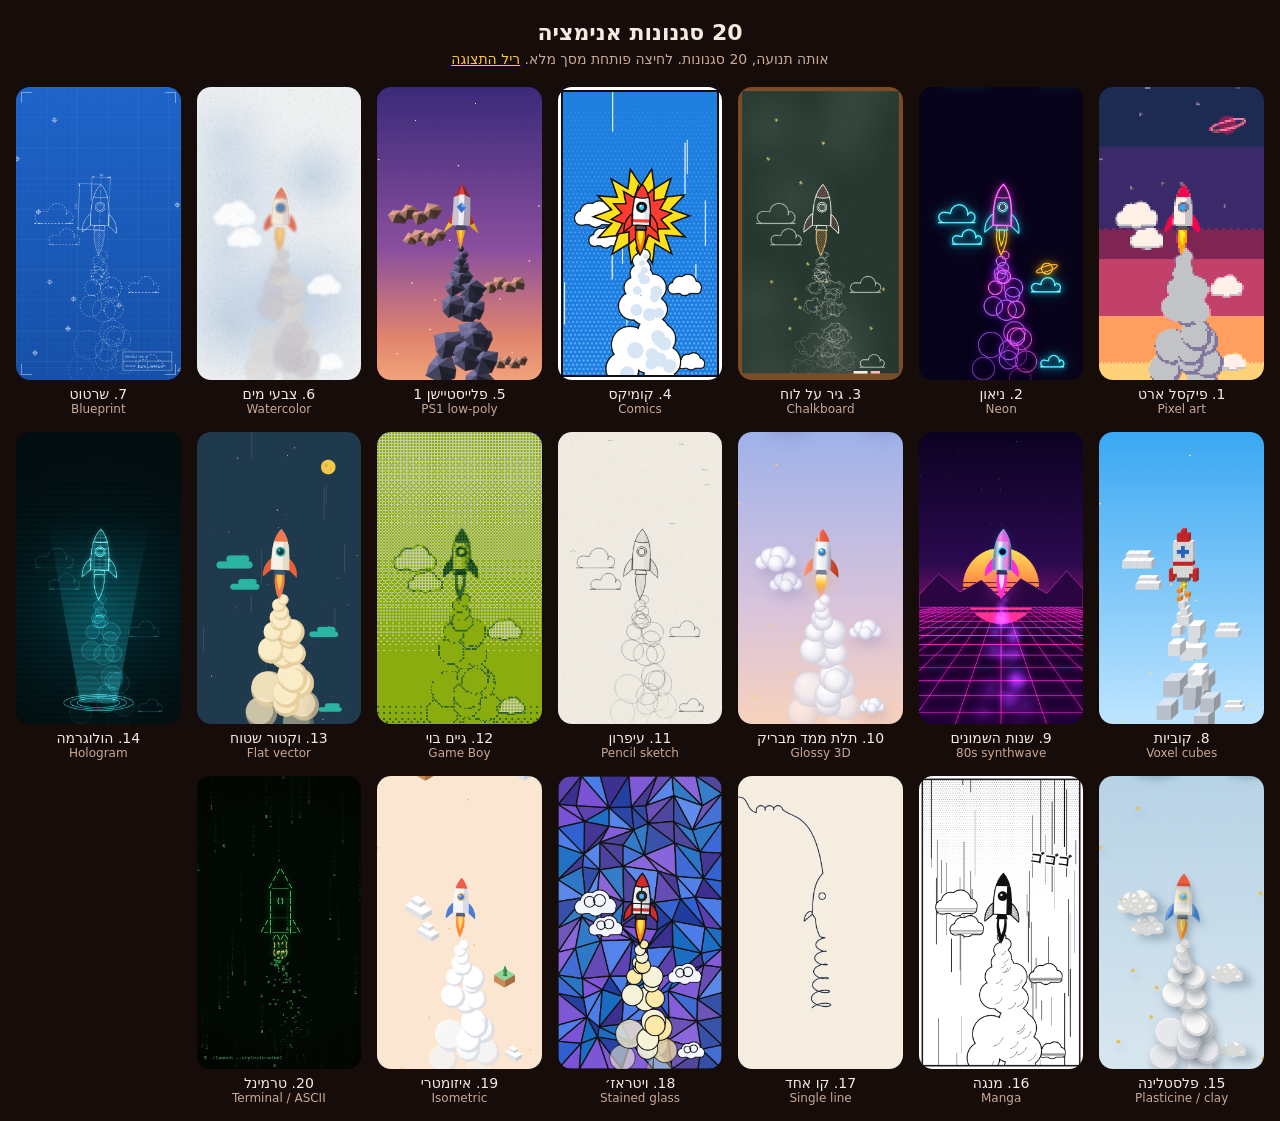
<file: .claude/skills/animation-styles/styles.html>
<!doctype html>
<html lang="he" dir="rtl">
<head>
<meta charset="utf-8">
<meta name="viewport" content="width=device-width,initial-scale=1">
<title>20 Animation Styles</title>
<style>
  :root{--bg:#160c09;--fg:#f6ebe1;--muted:#c9a995;--accent:#ffc83d}
  *{box-sizing:border-box}
  body{margin:0;background:var(--bg);color:var(--fg);font-family:system-ui,"Segoe UI","DejaVu Sans",sans-serif}
  header{padding:20px 16px 4px;text-align:center}
  header h1{margin:0;font-size:22px}
  header p{margin:6px 0 0;color:var(--muted);font-size:14px}
  header a{color:var(--accent)}
  .grid{display:grid;grid-template-columns:repeat(auto-fill,minmax(160px,1fr));gap:16px;padding:16px;max-width:1400px;margin:0 auto}
  figure{margin:0}
  figure a{display:block;text-decoration:none;color:inherit}
  .grid canvas{width:100%;aspect-ratio:9/16;display:block;border-radius:14px;background:#000}
  figcaption{text-align:center;margin-top:6px;font-size:14px}
  figcaption small{display:block;color:var(--muted);font-size:12px}
  body.single{display:grid;place-items:center;min-height:100vh}
  body.single canvas{height:100vh;width:auto;max-width:100vw;aspect-ratio:9/16;display:block}
  body.render{margin:0;overflow:hidden}
  body.render canvas{display:block}
</style>
</head>
<body>
<script>
/* =====================================================================
   20 animation styles, one shared motion.
   - scene(t) holds the motion: where the rocket, smoke, clouds, stars are at time t.
   - Each style is a "skin": STYLE.draw(ctx, scene) paints that motion in its look.
   - Everything is a pure function of t (no Math.random, no frame deltas), so any
     frame can be rendered on demand and the loop is seamless (LOOP seconds).
   URL: styles.html            gallery of all 20
        styles.html?style=7    one style, full screen (number 1-20 or id, e.g. ?style=neon)
        styles.html?reel=1     the 20-style showcase reel (24 s)
        &render=1&w=1080       for render.cjs: fixed canvas size, no animation loop,
                               window.renderAt(t) draws one frame
   ===================================================================== */
const W = 540, H = 960, LOOP = 6, TAU = Math.PI * 2;
const rnd = (i, k = 0) => { const x = Math.sin(i * 127.1 + k * 311.7 + 1.3) * 43758.5453; return x - Math.floor(x); };
const clamp = (v, a, b) => Math.max(a, Math.min(b, v));

/* ---------- shared motion ---------- */
function scene(t) {
  t = ((t % LOOP) + LOOP) % LOOP;
  const w = TAU / LOOP, s = { t, w, fi: Math.floor(t * 12) };
  s.rx = W / 2 + Math.sin(w * t * 2) * 7;
  s.ry = H * 0.44 + Math.sin(w * t * 3) * 10;
  s.tilt = Math.sin(w * t * 2 + 0.6) * 0.035;
  s.flame = 1 + 0.16 * Math.sin(w * t * 72) + 0.09 * Math.sin(w * t * 43 + 1);
  const N = 24, P = 2, cyc = LOOP / P;
  s.puffs = [];
  for (let k = 0; k < N; k++) {
    const u = t / P + k / N, ph = u % 1, sd = k + (Math.floor(u) % cyc) * N;
    s.puffs.push({
      ph, sd,
      x: s.rx + (rnd(sd, 1) - 0.5) * 190 * ph + (rnd(sd, 2) - 0.5) * 16,
      y: s.ry + 112 + ph * (H - s.ry - 40) * (0.75 + 0.35 * rnd(sd, 3)),
      r: 9 + (38 + 22 * rnd(sd, 4)) * Math.sqrt(ph),
      a: ph < 0.06 ? ph / 0.06 : 1 - Math.pow((ph - 0.06) / 0.94, 2.5),
    });
  }
  s.puffs.sort((a, b) => b.ph - a.ph);
  const span = H + 300;
  s.clouds = [];
  for (let i = 0; i < 6; i++) {
    const y = ((rnd(i, 5) * span + t * span / LOOP) % span) - 150;
    const x = (i % 2 ? 0.8 : 0.2) * W + (rnd(i, 6) - 0.5) * W * 0.22;
    s.clouds.push({ x, y, sc: 0.6 + rnd(i, 7) * 0.5, i });
  }
  s.stars = [];
  for (let i = 0; i < 55; i++) s.stars.push({ i, x: rnd(i, 8) * W, y: (rnd(i, 9) * H + t * H / LOOP) % H, r: 0.6 + rnd(i, 10) * 1.6, tw: 0.5 + 0.5 * Math.sin(w * t * (2 + i % 4) + i) });
  const ls = H + 400;
  s.lines = [];
  for (let i = 0; i < 14; i++) s.lines.push({ x: rnd(i, 11) * W, y: ((rnd(i, 12) * ls + t * 2 * ls / LOOP) % ls) - 200, len: 70 + rnd(i, 13) * 170 });
  return s;
}

/* ---------- shared drawing helpers ---------- */
function rocketGeo(fl = 1) {
  const L = 70 * fl, g = { L };
  g.body = new Path2D('M0,-95 C26,-66 31,-30 30,40 L-30,40 C-31,-30 -26,-66 0,-95 Z');
  g.finL = new Path2D('M-29,2 C-46,14 -58,36 -56,64 L-29,40 Z');
  g.finR = new Path2D('M29,2 C46,14 58,36 56,64 L29,40 Z');
  g.nozzle = new Path2D('M-15,40 L15,40 L19,55 L-19,55 Z');
  g.flame = new Path2D(`M-15,55 Q-22,${55 + L * 0.45} 0,${55 + L} Q22,${55 + L * 0.45} 15,55 Z`);
  g.flameIn = new Path2D(`M-8,55 Q-11,${55 + L * 0.3} 0,${55 + L * 0.62} Q11,${55 + L * 0.3} 8,55 Z`);
  g.noseLine = new Path2D('M-23,-53 Q0,-47 23,-53');
  g.bandLine = new Path2D('M-30,20 L30,20 M-30,30 L30,30');
  g.win1 = new Path2D(); g.win1.arc(0, -20, 16, 0, TAU);
  g.win2 = new Path2D(); g.win2.arc(0, -20, 11, 0, TAU);
  g.all = [g.finL, g.finR, g.nozzle, g.body, g.noseLine, g.win1, g.win2];
  return g;
}
function atRocket(ctx, s, sc, fn) { ctx.save(); ctx.translate(s.rx, s.ry); ctx.rotate(s.tilt); ctx.scale(sc, sc); fn(rocketGeo(s.flame)); ctx.restore(); }
function paintRocket(ctx, s, c, sc = 1) {
  atRocket(ctx, s, sc, g => {
    if (c.flame) { ctx.fillStyle = c.flame; ctx.fill(g.flame); ctx.fillStyle = c.flameIn; ctx.fill(g.flameIn); }
    ctx.fillStyle = c.fin; ctx.fill(g.finL); ctx.fill(g.finR);
    ctx.fillStyle = c.nozzle; ctx.fill(g.nozzle);
    ctx.fillStyle = c.body; ctx.fill(g.body);
    ctx.save(); ctx.clip(g.body);
    if (c.shade) { ctx.fillStyle = c.shade; ctx.fillRect(9, -100, 40, 150); }
    ctx.fillStyle = c.nose; ctx.fillRect(-40, -100, 80, 47);
    if (c.band) { ctx.fillStyle = c.band; ctx.fillRect(-40, 20, 80, 10); }
    ctx.restore();
    ctx.fillStyle = c.ring; ctx.fill(g.win1);
    ctx.fillStyle = c.win; ctx.fill(g.win2);
    if (c.glint) { ctx.fillStyle = c.glint; ctx.beginPath(); ctx.arc(-4, -24, 3.5, 0, TAU); ctx.fill(); }
    if (c.outline) {
      ctx.lineWidth = c.lw || 3; ctx.strokeStyle = c.outline; ctx.lineJoin = 'round'; ctx.lineCap = 'round';
      if (c.flame && c.flameOutline !== false) ctx.stroke(g.flame);
      g.all.forEach(p => ctx.stroke(p));
    }
  });
}
function cloudPath(x, y, sc, p = new Path2D()) {
  for (const [cx, cy, r] of [[-42, 4, 20], [-18, -12, 27], [12, -16, 30], [40, 0, 21], [0, 6, 24]]) {
    p.moveTo(x + (cx + r) * sc, y + cy * sc); p.arc(x + cx * sc, y + cy * sc, r * sc, 0, TAU);
  }
  p.roundRect(x - 60 * sc, y - 2 * sc, 120 * sc, 24 * sc, 12 * sc);
  return p;
}
function puffsPath(s, filter = () => true, rs = 1) {
  const p = new Path2D();
  for (const q of s.puffs) if (filter(q)) { p.moveTo(q.x + q.r * rs, q.y); p.arc(q.x, q.y, q.r * rs, 0, TAU); }
  return p;
}
/* outline of a union of shapes: thick stroke first, fill on top hides the inner half */
function union(ctx, path, fill, stroke, lw) {
  ctx.save(); ctx.lineJoin = 'round'; ctx.lineWidth = lw * 2; ctx.strokeStyle = stroke; ctx.stroke(path);
  ctx.fillStyle = fill; ctx.fill(path); ctx.restore();
}
function vgrad(ctx, stops, y0 = 0, y1 = H) {
  const g = ctx.createLinearGradient(0, y0, 0, y1);
  stops.forEach(([o, c]) => g.addColorStop(o, c));
  ctx.fillStyle = g; ctx.fillRect(0, 0, W, H);
}
function circle(ctx, x, y, r) { ctx.beginPath(); ctx.arc(x, y, r, 0, TAU); }
function hatch(ctx, path, step, ang, color, lw) {
  ctx.save(); ctx.clip(path); ctx.rotate(ang); ctx.strokeStyle = color; ctx.lineWidth = lw; ctx.beginPath();
  for (let x = -400; x < 400; x += step) { ctx.moveTo(x, -400); ctx.lineTo(x, 400); }
  ctx.stroke(); ctx.restore();
}
function jitterStroke(ctx, path, n, amp, seed) {
  for (let j = 0; j < n; j++) {
    ctx.save(); ctx.translate((rnd(seed, j * 2) - 0.5) * amp, (rnd(seed, j * 2 + 1) - 0.5) * amp); ctx.stroke(path); ctx.restore();
  }
}
function scribble(ctx, x, y, r, seed, loops = 3) {
  ctx.beginPath();
  for (let a = 0; a <= TAU * loops; a += 0.25) {
    const rr = r * (0.55 + 0.45 * rnd(seed, Math.floor(a * 3))) ;
    const px = x + Math.cos(a) * rr + (a / (TAU * loops) - 0.5) * r * 0.6, py = y + Math.sin(a) * rr * 0.85;
    a === 0 ? ctx.moveTo(px, py) : ctx.lineTo(px, py);
  }
  ctx.stroke();
}
const offs = {};
function off(key, w, h) {
  let c = offs[key];
  if (!c || c.width !== w || c.height !== h) { c = offs[key] = document.createElement('canvas'); c.width = w; c.height = h; }
  return c;
}
const hex = h => [1, 3, 5].map(i => parseInt(h.slice(i, i + 2), 16));
const BAYER = [0, 8, 2, 10, 12, 4, 14, 6, 3, 11, 1, 9, 15, 7, 13, 5];
/* draw a scene small, snap every pixel to a palette, scale up with hard edges */
function pixelate(ctx, ps, palette, drawFn, dither = 0, mapper = null) {
  const w = Math.round(W / ps), h = Math.round(H / ps), c = off('px' + ps, w, h);
  const x = c.getContext('2d', { willReadFrequently: true });
  x.setTransform(1 / ps, 0, 0, 1 / ps, 0, 0); drawFn(x);
  const img = x.getImageData(0, 0, w, h), d = img.data, pal = palette.map(hex);
  for (let i = 0, p = 0; i < d.length; i += 4, p++) {
    const b = dither ? (BAYER[(p % w & 3) + ((Math.floor(p / w) & 3) << 2)] / 16 - 0.5) * dither : 0;
    let r = d[i] + b, g = d[i + 1] + b, bl = d[i + 2] + b, best = 0;
    if (mapper) best = mapper(r, g, bl);
    else {
      let bd = 1e9;
      for (let k = 0; k < pal.length; k++) {
        const dr = r - pal[k][0], dg = g - pal[k][1], db = bl - pal[k][2], dd = 2 * dr * dr + 4 * dg * dg + 3 * db * db;
        if (dd < bd) { bd = dd; best = k; }
      }
    }
    d[i] = pal[best][0]; d[i + 1] = pal[best][1]; d[i + 2] = pal[best][2]; d[i + 3] = 255;
  }
  x.putImageData(img, 0, 0);
  ctx.save(); ctx.imageSmoothingEnabled = false; ctx.drawImage(c, 0, 0, W, H); ctx.restore();
}
function grain(key, color, n, alpha) {
  const c = off('grain' + key, W, H);
  if (!c.done) {
    const x = c.getContext('2d'); x.fillStyle = color;
    for (let i = 0; i < n; i++) { x.globalAlpha = alpha * rnd(i, 40); x.fillRect(rnd(i, 41) * W, rnd(i, 42) * H, 1 + rnd(i, 43) * 1.5, 1 + rnd(i, 44) * 1.5); }
    c.done = true;
  }
  return c;
}

/* ===================== the 20 skins ===================== */

/* 1. Pixel art: low-res render snapped to a 16-color palette, banded sunset sky */
const PICO = ['#1d2b53', '#3b2a6a', '#7e2553', '#c2416b', '#ff77a8', '#ff9e5e', '#ffd27a', '#fff1e8', '#c2c3c7', '#83769c', '#5f574f', '#ff004d', '#29adff', '#ffa300', '#ffec27', '#000000'];
function sPixel(ctx, s) {
  pixelate(ctx, 6, PICO, x => {
    vgrad(x, [[0, '#1d2b53'], [0.4, '#3b2a6a'], [0.68, '#c2416b'], [0.88, '#ff9e5e'], [1, '#ffd27a']]);
    x.fillStyle = '#fff1e8';
    for (const st of s.stars) if (st.y < H * 0.55 && st.tw > 0.4) x.fillRect(st.x, st.y, 6, 6);
    x.fillStyle = '#7e2553'; circle(x, W * 0.78, H * 0.13, 30); x.fill();
    x.strokeStyle = '#ff77a8'; x.lineWidth = 7; x.beginPath(); x.ellipse(W * 0.78, H * 0.13, 58, 13, -0.25, 0, TAU); x.stroke();
    for (const c of s.clouds) { x.fillStyle = '#c2c3c7'; x.fill(cloudPath(c.x, c.y + 8, c.sc)); x.fillStyle = '#fff1e8'; x.fill(cloudPath(c.x, c.y, c.sc)); }
    x.globalAlpha = 1;
    for (const q of s.puffs) { x.fillStyle = q.ph > 0.5 ? '#83769c' : '#c2c3c7'; circle(x, q.x + 5, q.y + 6, q.r); x.fill(); x.fillStyle = '#c2c3c7'; circle(x, q.x, q.y, q.r * 0.9); x.fill(); }
    paintRocket(x, s, { flame: '#ffa300', flameIn: '#ffec27', fin: '#ff004d', nozzle: '#5f574f', body: '#fff1e8', shade: '#c2c3c7', nose: '#ff004d', ring: '#5f574f', win: '#29adff' });
  });
}

/* 2. Neon: dark bg, stroke-only shapes with glow + white-hot core */
function neon(ctx, path, color, lw) {
  ctx.save(); ctx.lineJoin = 'round'; ctx.lineCap = 'round';
  ctx.shadowColor = color; ctx.shadowBlur = 22; ctx.strokeStyle = color; ctx.lineWidth = lw; ctx.stroke(path);
  ctx.shadowBlur = 8; ctx.stroke(path);
  ctx.shadowBlur = 0; ctx.strokeStyle = 'rgba(255,255,255,.85)'; ctx.lineWidth = lw * 0.35; ctx.stroke(path);
  ctx.restore();
}
function sNeon(ctx, s) {
  ctx.fillStyle = '#07031a'; ctx.fillRect(0, 0, W, H);
  const flick = 0.85 + 0.15 * Math.sin(s.w * s.t * 54) * Math.sin(s.w * s.t * 7);
  for (const c of s.clouds) {
    const p = new Path2D(); const sc = c.sc;
    p.moveTo(c.x - 55 * sc, c.y + 18 * sc); p.lineTo(c.x + 55 * sc, c.y + 18 * sc);
    p.arc(c.x + 40 * sc, c.y + 2 * sc, 16 * sc, Math.PI / 2, -Math.PI / 2, true);
    p.arc(c.x + 8 * sc, c.y - 10 * sc, 26 * sc, 0.2, -Math.PI, true);
    p.arc(c.x - 38 * sc, c.y + 2 * sc, 16 * sc, -Math.PI / 2, Math.PI / 2, true); p.closePath();
    neon(ctx, p, '#19e3ff', 4);
  }
  const pl = new Path2D(); pl.arc(W * 0.78, H * 0.62, 18, 0, TAU);
  const ring = new Path2D(); ring.ellipse(W * 0.78, H * 0.62, 36, 9, -0.3, 0, TAU);
  neon(ctx, pl, '#ffd400', 3); neon(ctx, ring, '#ff9d00', 3);
  for (const q of s.puffs) {
    const p = new Path2D(); p.arc(q.x, q.y, q.r * 0.7, 0, TAU);
    ctx.globalAlpha = q.a * 0.9; neon(ctx, p, q.sd % 3 ? '#a43dff' : '#ff3df2', 3);
  }
  ctx.globalAlpha = flick;
  atRocket(ctx, s, 1, g => {
    neon(ctx, g.flame, '#ff9d00', 4); neon(ctx, g.flameIn, '#ffe600', 3);
    neon(ctx, g.finL, '#19e3ff', 4); neon(ctx, g.finR, '#19e3ff', 4); neon(ctx, g.nozzle, '#19e3ff', 3);
    neon(ctx, g.body, '#ff3df2', 5); neon(ctx, g.noseLine, '#ff3df2', 3);
    neon(ctx, g.win1, '#19e3ff', 3); neon(ctx, g.win2, '#ffffff', 2);
  });
  ctx.globalAlpha = 1;
}

/* 3. Chalkboard: green slate, jittery semi-transparent chalk strokes that "boil" at 12 fps */
function sChalk(ctx, s) {
  ctx.fillStyle = '#26382f'; ctx.fillRect(0, 0, W, H);
  for (let i = 0; i < 9; i++) {
    const g = ctx.createRadialGradient(rnd(i, 20) * W, rnd(i, 21) * H, 0, rnd(i, 20) * W, rnd(i, 21) * H, 160);
    g.addColorStop(0, 'rgba(255,255,255,.07)'); g.addColorStop(1, 'rgba(255,255,255,0)'); ctx.fillStyle = g; ctx.fillRect(0, 0, W, H);
  }
  ctx.drawImage(grain('chalk', '#fff', 5000, 0.08), 0, 0);
  const seed = s.fi; ctx.lineCap = 'round'; ctx.lineJoin = 'round';
  ctx.strokeStyle = 'rgba(238,240,228,.55)'; ctx.lineWidth = 2.2;
  for (const c of s.clouds) jitterStroke(ctx, cloudOutline(c.x, c.y, c.sc), 2, 2.5, seed + c.i);
  ctx.strokeStyle = 'rgba(255,230,120,.8)'; ctx.lineWidth = 2;
  for (const st of s.stars) if (st.i % 4 === 0) { ctx.beginPath(); for (let k = 0; k < 3; k++) { const a = k * Math.PI / 3 + 0.3; ctx.moveTo(st.x - Math.cos(a) * 6, st.y - Math.sin(a) * 6); ctx.lineTo(st.x + Math.cos(a) * 6, st.y + Math.sin(a) * 6); } ctx.stroke(); }
  ctx.strokeStyle = 'rgba(238,240,228,.5)'; ctx.lineWidth = 1.8;
  for (const q of s.puffs) { ctx.globalAlpha = q.a; scribble(ctx, q.x, q.y, q.r * 0.8, q.sd + seed * 7, 2); }
  ctx.globalAlpha = 1;
  atRocket(ctx, s, 1, g => {
    hatch(ctx, g.flame, 5, 0.5, 'rgba(255,170,90,.75)', 1.6);
    ctx.save(); ctx.clip(g.body); hatch(ctx, new Path2D('M-40,-100 H40 V-53 H-40 Z'), 5, -0.6, 'rgba(255,120,120,.7)', 1.6); ctx.restore();
    hatch(ctx, g.finL, 5, 0.6, 'rgba(255,120,120,.6)', 1.5); hatch(ctx, g.finR, 5, -0.6, 'rgba(255,120,120,.6)', 1.5);
    hatch(ctx, g.win2, 4, 0.8, 'rgba(140,200,255,.7)', 1.5);
    ctx.strokeStyle = 'rgba(245,245,235,.75)'; ctx.lineWidth = 2.2;
    g.all.forEach((p, i) => jitterStroke(ctx, p, 2, 2.2, seed * 3 + i));
    ctx.strokeStyle = 'rgba(255,190,110,.8)'; jitterStroke(ctx, g.flame, 2, 2, seed + 9);
  });
  ctx.fillStyle = '#7a4d26'; ctx.fillRect(0, 0, W, 14); ctx.fillRect(0, H - 22, W, 22); ctx.fillRect(0, 0, 14, H); ctx.fillRect(W - 14, 0, 14, H);
  ctx.fillStyle = '#f2efe6'; ctx.fillRect(W * 0.7, H - 30, 46, 9); ctx.fillStyle = '#f4b9b9'; ctx.fillRect(W * 0.7 + 56, H - 30, 30, 9);
}
function cloudOutline(x, y, sc) {
  const p = new Path2D();
  p.moveTo(x - 58 * sc, y + 20 * sc); p.lineTo(x + 58 * sc, y + 20 * sc);
  p.arc(x + 40 * sc, y + 2 * sc, 18 * sc, Math.PI / 2, -Math.PI / 2, true);
  p.arc(x + 10 * sc, y - 12 * sc, 28 * sc, 0.25, -Math.PI + 0.1, true);
  p.arc(x - 38 * sc, y + 2 * sc, 18 * sc, -Math.PI / 2, Math.PI / 2, true); p.closePath();
  return p;
}

/* 4. Comics: halftone sky, heavy black outlines, flat primaries, starburst, white panel border */
function burst(ctx, x, y, r1, r2, n, rot) {
  ctx.beginPath();
  for (let i = 0; i < n * 2; i++) { const a = rot + i * Math.PI / n, r = i % 2 ? r2 : r1; ctx.lineTo(x + Math.cos(a) * r, y + Math.sin(a) * r); }
  ctx.closePath();
}
function sComics(ctx, s) {
  ctx.fillStyle = '#1f7fe0'; ctx.fillRect(0, 0, W, H);
  ctx.fillStyle = '#58adff';
  for (let y = 0; y < H; y += 14) for (let x = (y / 14 % 2) * 7; x < W; x += 14) { const r = 1 + 3.2 * (y / H); circle(ctx, x, y, r); ctx.fill(); }
  ctx.strokeStyle = 'rgba(255,255,255,.85)'; ctx.lineWidth = 4; ctx.lineCap = 'round';
  for (const l of s.lines) { ctx.beginPath(); ctx.moveTo(l.x, l.y); ctx.lineTo(l.x, l.y + l.len); ctx.stroke(); }
  for (const c of s.clouds) union(ctx, cloudPath(c.x, c.y, c.sc), '#fff', '#111', 4);
  const pulse = 1 + 0.08 * Math.sin(s.w * s.t * 24);
  const by = s.ry + 10;
  burst(ctx, s.rx, by, 150 * pulse, 95 * pulse, 14, s.t * 0.4); ctx.fillStyle = '#ffe11a'; ctx.fill(); ctx.lineWidth = 5; ctx.strokeStyle = '#111'; ctx.stroke();
  burst(ctx, s.rx, by, 95 * pulse, 62 * pulse, 12, -s.t * 0.5); ctx.fillStyle = '#ff3b2f'; ctx.fill(); ctx.stroke();
  union(ctx, puffsPath(s), '#fff', '#111', 4);
  ctx.fillStyle = '#d6e6f5';
  for (const q of s.puffs) { circle(ctx, q.x + q.r * 0.3, q.y + q.r * 0.3, q.r * 0.45); ctx.fill(); }
  paintRocket(ctx, s, { flame: '#ff7b00', flameIn: '#ffe11a', fin: '#ff3b2f', nozzle: '#555', body: '#fff', shade: '#dfe7f0', nose: '#ff3b2f', band: '#ff3b2f', ring: '#111', win: '#3bc3ff', glint: '#fff', outline: '#111', lw: 4.5 });
  ctx.lineWidth = 26; ctx.strokeStyle = '#fff'; ctx.strokeRect(0, 0, W, H);
  ctx.lineWidth = 6; ctx.strokeStyle = '#111'; ctx.strokeRect(13, 13, W - 26, H - 26);
}

/* 5. PlayStation 1: faceted low-poly shapes, flat shading, vertex snapping/wobble, half-res */
function snap(v, s) { return Math.round(v / 3) * 3 + (rnd(Math.round(v * 7), s.fi) - 0.5) * 1.6; }
function facet(x, s, cx, cy, r, seed, rgb, n = 7) {
  const pts = [];
  for (let i = 0; i < n; i++) { const a = i * TAU / n + (rnd(seed, i) - 0.5) * 0.5, rr = r * (0.75 + 0.35 * rnd(seed, i + 9)); pts.push([cx + Math.cos(a) * rr, cy + Math.sin(a) * rr * 0.85]); }
  const c = [cx - r * 0.18, cy - r * 0.22];
  for (let i = 0; i < n; i++) {
    const a = pts[i], b = pts[(i + 1) % n], mid = Math.atan2((a[1] + b[1]) / 2 - cy, (a[0] + b[0]) / 2 - cx);
    const k = 0.62 + 0.38 * Math.cos(mid + 2.3);
    const col = `rgb(${rgb.map(v => Math.round(v * k)).join(',')})`;
    x.fillStyle = col; x.strokeStyle = col; x.lineWidth = 1;
    x.beginPath(); x.moveTo(snap(c[0], s), snap(c[1], s)); x.lineTo(snap(a[0], s), snap(a[1], s)); x.lineTo(snap(b[0], s), snap(b[1], s)); x.closePath(); x.fill(); x.stroke();
  }
}
function sPS1(ctx, s) {
  const c = off('ps1', W / 2, H / 2), x = c.getContext('2d');
  x.setTransform(0.5, 0, 0, 0.5, 0, 0); x.imageSmoothingEnabled = false;
  vgrad(x, [[0, '#3b2a7a'], [0.55, '#8a4f9e'], [0.85, '#e0846e'], [1, '#f2a37a']]);
  x.fillStyle = '#ffe9b0';
  for (const st of s.stars) if (st.i % 3 === 0) x.fillRect(Math.round(st.x / 4) * 4, Math.round(st.y / 4) * 4, 4, 4);
  for (const cl of s.clouds) for (let k = 0; k < 4; k++) facet(x, s, cl.x + (k - 1.5) * 34 * cl.sc, cl.y + (k % 2) * -14 * cl.sc, 32 * cl.sc, cl.i * 10 + k, [236, 170, 150], 6);
  for (const q of s.puffs) facet(x, s, q.x, q.y, q.r * 1.05, q.sd, [124, 122, 168]);
  x.save(); x.translate(snap(s.rx, s), snap(s.ry, s)); x.rotate(s.tilt);
  const fl = 1 + (s.flame - 1) * 2;
  const tri = (pts, col) => { x.fillStyle = col; x.strokeStyle = col; x.beginPath(); pts.forEach(([a, b], i) => i ? x.lineTo(snap(a, s), snap(b, s)) : x.moveTo(snap(a, s), snap(b, s))); x.closePath(); x.fill(); x.stroke(); };
  tri([[-14, 55], [14, 55], [0, 55 + 46 * fl]], '#ff9a1f'); tri([[-7, 55], [7, 55], [0, 55 + 26 * fl]], '#ffe14a');
  tri([[-28, 0], [-56, 62], [-28, 40]], '#f2c335'); tri([[-28, 0], [-42, 30], [-28, 40]], '#c4352b');
  tri([[28, 0], [56, 62], [28, 40]], '#d9a91f'); tri([[28, 0], [42, 30], [28, 40]], '#9e2a22');
  tri([[-30, 40], [-10, 40], [-10, -60], [-26, -55]], '#c9c4cf'); tri([[-10, 40], [10, 40], [10, -62], [-10, -62]], '#efedf2'); tri([[10, 40], [30, 40], [26, -55], [10, -60]], '#a9a3b4');
  tri([[-26, -55], [0, -96], [-10, -62]], '#b3302a'); tri([[-10, -62], [0, -96], [10, -62]], '#e0453b'); tri([[10, -62], [0, -96], [26, -55]], '#8f241f');
  tri([[-16, 40], [16, 40], [20, 55], [-20, 55]], '#4a4560');
  tri([[0, -36], [14, -20], [0, -4], [-14, -20]], '#2f6fd6'); tri([[0, -36], [14, -20], [0, -20]], '#7fb4ff');
  x.restore();
  ctx.save(); ctx.imageSmoothingEnabled = false; ctx.drawImage(c, 0, 0, W, H); ctx.restore();
}

/* 6. Watercolor: paper grain, layered translucent blurred washes, darker pooled edges */
function wash(ctx, path, color, seed, alpha = 0.3) {
  ctx.save(); ctx.filter = 'blur(2px)'; ctx.fillStyle = color;
  for (let j = 0; j < 3; j++) { ctx.save(); ctx.globalAlpha = alpha; ctx.translate((rnd(seed, j) - 0.5) * 5, (rnd(seed, j + 5) - 0.5) * 5); ctx.fill(path); ctx.restore(); }
  ctx.filter = 'blur(0.8px)'; ctx.globalAlpha = 0.35; ctx.strokeStyle = color; ctx.lineWidth = 1.6; ctx.stroke(path);
  ctx.restore();
}
function sWatercolor(ctx, s) {
  ctx.fillStyle = '#eef1f2'; ctx.fillRect(0, 0, W, H);
  for (let i = 0; i < 10; i++) {
    const x = rnd(i, 30) * W, y = rnd(i, 31) * H * 0.9, r = 120 + rnd(i, 32) * 160, g = ctx.createRadialGradient(x, y, 0, x, y, r);
    g.addColorStop(0, `rgba(${110 + i * 4},${150 + i * 3},205,.22)`); g.addColorStop(1, 'rgba(150,180,220,0)'); ctx.fillStyle = g; ctx.fillRect(0, 0, W, H);
  }
  const tq = Math.floor(s.t * 8);
  for (const c of s.clouds) wash(ctx, cloudPath(c.x, c.y, c.sc), '#ffffff', c.i + tq, 0.55);
  for (const q of s.puffs) { const p = new Path2D(); p.arc(q.x, q.y, q.r, 0, TAU); ctx.globalAlpha = q.a; wash(ctx, p, q.sd % 2 ? '#c9c6cc' : '#dcd8d4', q.sd, 0.28); }
  ctx.globalAlpha = 1;
  atRocket(ctx, s, 0.9, g => {
    wash(ctx, g.flame, '#f0a050', tq, 0.35); wash(ctx, g.flameIn, '#f6d27a', tq + 1, 0.45);
    wash(ctx, g.finL, '#e06a52', 1, 0.7); wash(ctx, g.finR, '#e06a52', 2, 0.7);
    wash(ctx, g.body, '#f6ecdc', 3, 0.9); ctx.save(); ctx.globalAlpha = 0.5; ctx.strokeStyle = '#8a6f62'; ctx.lineWidth = 1.2; ctx.stroke(g.body); ctx.restore();
    ctx.save(); ctx.clip(g.body); ctx.filter = 'blur(2px)'; ctx.fillStyle = 'rgba(224,106,82,.8)'; ctx.fillRect(-40, -100, 80, 47); ctx.fillStyle = 'rgba(150,140,170,.25)'; ctx.fillRect(8, -60, 30, 100); ctx.restore();
    wash(ctx, g.win1, '#9c8f88', 4, 0.7); wash(ctx, g.win2, '#4f86c0', 5, 0.85);
  });
  ctx.globalCompositeOperation = 'multiply'; ctx.drawImage(grain('wc', '#7d7464', 14000, 0.22), 0, 0); ctx.globalCompositeOperation = 'source-over';
}

/* 7. Blueprint: blue sheet, grid, thin white technical lines, dimensions, dashed construction circles */
function sBlueprint(ctx, s) {
  vgrad(ctx, [[0, '#1d63c9'], [1, '#1550a8']]);
  ctx.lineWidth = 1;
  for (let x = 0; x <= W; x += 20) { ctx.strokeStyle = x % 100 ? 'rgba(255,255,255,.07)' : 'rgba(255,255,255,.18)'; ctx.beginPath(); ctx.moveTo(x, 0); ctx.lineTo(x, H); ctx.stroke(); }
  for (let y = 0; y <= H; y += 20) { ctx.strokeStyle = y % 100 ? 'rgba(255,255,255,.07)' : 'rgba(255,255,255,.18)'; ctx.beginPath(); ctx.moveTo(0, y); ctx.lineTo(W, y); ctx.stroke(); }
  ctx.strokeStyle = 'rgba(255,255,255,.85)'; ctx.fillStyle = 'rgba(255,255,255,.85)'; ctx.lineWidth = 1.4;
  const cross = (x, y, r) => { ctx.beginPath(); ctx.arc(x, y, r, 0, TAU); ctx.moveTo(x - r * 1.6, y); ctx.lineTo(x + r * 1.6, y); ctx.moveTo(x, y - r * 1.6); ctx.lineTo(x, y + r * 1.6); ctx.stroke(); };
  for (const st of s.stars) if (st.i % 6 === 0) cross(st.x, st.y, 6);
  ctx.setLineDash([6, 5]);
  for (const c of s.clouds) ctx.stroke(cloudOutline(c.x, c.y, c.sc));
  for (const q of s.puffs) { ctx.globalAlpha = q.a; circle(ctx, q.x, q.y, q.r * 0.8); ctx.stroke(); }
  ctx.globalAlpha = 1; ctx.setLineDash([]);
  for (const q of s.puffs) if (q.sd % 4 === 0) { ctx.globalAlpha = q.a; ctx.beginPath(); ctx.moveTo(q.x - 4, q.y); ctx.lineTo(q.x + 4, q.y); ctx.moveTo(q.x, q.y - 4); ctx.lineTo(q.x, q.y + 4); ctx.stroke(); }
  ctx.globalAlpha = 1;
  atRocket(ctx, s, 1, g => {
    ctx.lineWidth = 1.6; g.all.forEach(p => ctx.stroke(p));
    ctx.save(); ctx.setLineDash([14, 4, 2, 4]); ctx.lineWidth = 0.8; ctx.beginPath(); ctx.moveTo(0, -125); ctx.lineTo(0, 140); ctx.stroke(); ctx.restore();
    ctx.lineWidth = 0.9; hatch(ctx, g.flame, 5, 0.7, 'rgba(255,255,255,.6)', 0.9); ctx.stroke(g.flame);
    ctx.lineWidth = 1;
    const arrow = (x1, y1, x2, y2) => { ctx.beginPath(); ctx.moveTo(x1, y1); ctx.lineTo(x2, y2); ctx.stroke(); const a = Math.atan2(y2 - y1, x2 - x1); for (const [px, py, aa] of [[x1, y1, a], [x2, y2, a + Math.PI]]) { ctx.beginPath(); ctx.moveTo(px, py); ctx.lineTo(px + Math.cos(aa + 0.35) * 8, py + Math.sin(aa + 0.35) * 8); ctx.lineTo(px + Math.cos(aa - 0.35) * 8, py + Math.sin(aa - 0.35) * 8); ctx.closePath(); ctx.fill(); } };
    arrow(-70, -95, -70, 55); ctx.beginPath(); ctx.moveTo(-76, -95); ctx.lineTo(-4, -95); ctx.moveTo(-76, 55); ctx.lineTo(-22, 55); ctx.stroke();
    arrow(-30, -118, 30, -118); ctx.beginPath(); ctx.moveTo(-30, -124); ctx.lineTo(-30, -40); ctx.moveTo(30, -124); ctx.lineTo(30, -40); ctx.stroke();
    ctx.font = '10px monospace'; ctx.textAlign = 'center'; ctx.direction = 'ltr';
    ctx.fillText('60', 0, -122); ctx.save(); ctx.translate(-74, -20); ctx.rotate(-Math.PI / 2); ctx.fillText('150', 0, -2); ctx.restore();
  });
  ctx.lineWidth = 2; ctx.strokeStyle = 'rgba(255,255,255,.8)';
  const m = 18, k = 34;
  [[m, m, 1, 1], [W - m, m, -1, 1], [m, H - m, 1, -1], [W - m, H - m, -1, -1]].forEach(([x, y, dx, dy]) => { ctx.beginPath(); ctx.moveTo(x, y + dy * k); ctx.lineTo(x, y); ctx.lineTo(x + dx * k, y); ctx.stroke(); });
  ctx.lineWidth = 1.2; ctx.strokeRect(W - 190, H - 92, 160, 60); ctx.beginPath(); ctx.moveTo(W - 190, H - 62); ctx.lineTo(W - 30, H - 62); ctx.moveTo(W - 110, H - 62); ctx.lineTo(W - 110, H - 32); ctx.stroke();
  ctx.font = '11px monospace'; ctx.textAlign = 'left'; ctx.direction = 'ltr'; ctx.fillStyle = 'rgba(255,255,255,.85)';
  ctx.fillText('ROCKET MK-1', W - 182, H - 72); ctx.fillText('SCALE 1:20', W - 182, H - 42); ctx.fillText('SHEET 07', W - 102, H - 42);
}

/* 8. Voxel cubes: everything built from shaded cubes (top light, front mid, side dark) */
function cube(ctx, x, y, sz, rgb) {
  const d = sz * 0.5, sh = k => `rgb(${rgb.map(v => Math.min(255, Math.round(v * k))).join(',')})`;
  ctx.fillStyle = sh(1.08); ctx.beginPath(); ctx.moveTo(x, y); ctx.lineTo(x + d, y - d); ctx.lineTo(x + sz + d, y - d); ctx.lineTo(x + sz, y); ctx.closePath(); ctx.fill();
  ctx.fillStyle = sh(0.72); ctx.beginPath(); ctx.moveTo(x + sz, y); ctx.lineTo(x + sz + d, y - d); ctx.lineTo(x + sz + d, y + sz - d); ctx.lineTo(x + sz, y + sz); ctx.closePath(); ctx.fill();
  ctx.fillStyle = sh(0.9); ctx.fillRect(x, y, sz, sz);
}
const VOX = ['...R...', '..RRR..', '..RRR..', '.WWWWW.', '.WWBWW.', '.WBBBW.', '.WWBWW.', '.WWWWW.', '.RRRRR.', '.WWWWW.', 'RWWWWWR', 'RRWWWRR', 'R.GGG.R', '...Y...'];
function sVoxel(ctx, s) {
  vgrad(ctx, [[0, '#3aa8f2'], [1, '#bfe5ff']]);
  ctx.fillStyle = '#ffe36b';
  for (const st of s.stars) if (st.i % 5 === 0) { circle(ctx, st.x, st.y, 3); ctx.fill(); }
  for (const c of s.clouds) {
    const z = 22 * c.sc;
    for (let r = 1; r >= 0; r--) for (let k = 0; k < 4 - r; k++) cube(ctx, c.x - 2 * z + k * z + r * z * 0.5, c.y - r * z, z, [238, 242, 247]);
  }
  for (const q of s.puffs) { const z = Math.max(8, Math.round(q.r * 0.9)); cube(ctx, q.x - z / 2, q.y - z / 2, z, q.ph > 0.6 ? [205, 212, 222] : [240, 243, 248]); }
  const sz = 13, cols = { R: [214, 40, 40], W: [240, 240, 240], B: [40, 110, 210], G: [110, 110, 120], Y: [255, 190, 40] };
  ctx.save(); ctx.translate(s.rx - 3.5 * sz, s.ry - 7 * sz);
  for (let r = VOX.length - 1; r >= 0; r--) for (let c = 0; c < 7; c++) { const ch = VOX[r][c]; if (ch !== '.') cube(ctx, c * sz, r * sz, sz, cols[ch]); }
  const fl = Math.round(2 + (s.flame - 0.8) * 4);
  for (let k = 0; k < fl; k++) cube(ctx, (k % 2 ? 2 : 3) * sz + (k % 3 === 2 ? sz : 0), (VOX.length + k) * sz, sz, k < 1 ? [255, 220, 60] : [255, 150, 40]);
  ctx.restore();
}

/* 9. 80s synthwave: striped gradient sun, purple mountains, scrolling magenta perspective grid, chrome */
function sSynth(ctx, s) {
  const hz = H * 0.6;
  vgrad(ctx, [[0, '#0b0221'], [0.45, '#2b0a4f'], [0.6, '#7a1468'], [0.6001, '#12001f'], [1, '#22003a']]);
  ctx.fillStyle = '#fff';
  for (const st of s.stars) if (st.y < hz - 40) { ctx.globalAlpha = 0.4 + 0.6 * st.tw; ctx.fillRect(st.x, st.y * 0.6, 1.6, 1.6); }
  ctx.globalAlpha = 1;
  ctx.save(); circle(ctx, W / 2, hz - 70, 125); ctx.clip();
  const sg = ctx.createLinearGradient(0, hz - 195, 0, hz + 55); sg.addColorStop(0, '#ffe45c'); sg.addColorStop(0.55, '#ff7b3a'); sg.addColorStop(1, '#ff2a8a');
  ctx.fillStyle = sg; ctx.fillRect(0, hz - 200, W, 260);
  ctx.fillStyle = '#12001f';
  for (let i = 0; i < 7; i++) { const yy = hz - 90 + i * 15 + ((s.t / LOOP * 15) % 15); ctx.fillRect(0, yy, W, 2 + i * 1.2); }
  ctx.restore();
  const mt = (pts, col) => { ctx.beginPath(); ctx.moveTo(0, hz); pts.forEach(([x, y]) => ctx.lineTo(x * W, hz - y)); ctx.lineTo(W, hz); ctx.closePath(); ctx.fillStyle = col; ctx.fill(); ctx.strokeStyle = '#ff3df2'; ctx.lineWidth = 1.5; ctx.stroke(); };
  mt([[0, 40], [0.12, 110], [0.25, 50], [0.38, 90], [0.5, 30], [0.62, 95], [0.78, 45], [0.9, 120], [1, 60]], '#2a0640');
  ctx.save(); ctx.beginPath(); ctx.rect(0, hz, W, H - hz); ctx.clip();
  ctx.strokeStyle = '#ff2bd6'; ctx.shadowColor = '#ff2bd6'; ctx.shadowBlur = 10; ctx.lineWidth = 2;
  for (let i = -12; i <= 12; i++) { ctx.beginPath(); ctx.moveTo(W / 2 + i * 18, hz); ctx.lineTo(W / 2 + i * 150, H); ctx.stroke(); }
  const off2 = (s.t / LOOP * 6) % 1;
  for (let i = 0; i < 14; i++) { const z = (i + off2) / 14, y = hz + Math.pow(z, 2.2) * (H - hz); ctx.globalAlpha = Math.min(1, z * 3); ctx.beginPath(); ctx.moveTo(0, y); ctx.lineTo(W, y); ctx.stroke(); }
  ctx.restore(); ctx.globalAlpha = 1;
  ctx.globalCompositeOperation = 'lighter';
  for (const q of s.puffs) { const g = ctx.createRadialGradient(q.x, q.y, 0, q.x, q.y, q.r); g.addColorStop(0, `rgba(170,70,255,${0.45 * q.a})`); g.addColorStop(1, 'rgba(120,30,200,0)'); ctx.fillStyle = g; circle(ctx, q.x, q.y, q.r); ctx.fill(); }
  ctx.globalCompositeOperation = 'source-over';
  atRocket(ctx, s, 1, g => {
    const chrome = ctx.createLinearGradient(-32, 0, 32, 0); chrome.addColorStop(0, '#5b4b8a'); chrome.addColorStop(0.35, '#ffffff'); chrome.addColorStop(0.55, '#b8a9e8'); chrome.addColorStop(0.75, '#ff7ad9'); chrome.addColorStop(1, '#2a1650');
    ctx.save(); ctx.shadowColor = '#ff3df2'; ctx.shadowBlur = 30; ctx.fillStyle = '#ff2bd6'; ctx.fill(g.flame); ctx.restore();
    ctx.fillStyle = '#ffd1f5'; ctx.fill(g.flameIn);
    ctx.fillStyle = '#ff2bd6'; ctx.fill(g.finL); ctx.fill(g.finR);
    ctx.fillStyle = chrome; ctx.fill(g.body); ctx.fillStyle = '#3a2a60'; ctx.fill(g.nozzle);
    ctx.save(); ctx.clip(g.body); ctx.fillStyle = 'rgba(255,43,214,.55)'; ctx.fillRect(-40, -100, 80, 47); ctx.restore();
    ctx.fillStyle = '#21e6ff'; ctx.fill(g.win1); ctx.fillStyle = '#16003a'; ctx.fill(g.win2);
    ctx.strokeStyle = '#21e6ff'; ctx.lineWidth = 1.5; ctx.shadowColor = '#21e6ff'; ctx.shadowBlur = 12; ctx.stroke(g.body);
  });
}

/* 10. Glossy 3D: gradient-shaded cylinder, specular highlights, sphere-shaded puffy clouds, soft shadows */
function ball(ctx, x, y, r, base, hi, edge) {
  const g = ctx.createRadialGradient(x - r * 0.35, y - r * 0.45, r * 0.1, x, y, r * 1.05);
  g.addColorStop(0, hi); g.addColorStop(0.55, base); g.addColorStop(1, edge); ctx.fillStyle = g; circle(ctx, x, y, r); ctx.fill();
}
function sGlossy(ctx, s) {
  vgrad(ctx, [[0, '#9fb2ea'], [0.6, '#d9c4dc'], [1, '#f7d2bd']]);
  ctx.fillStyle = '#ffd34d';
  for (const st of s.stars) if (st.i % 6 === 0) { circle(ctx, st.x, st.y, 3.5); ctx.fill(); }
  for (const c of s.clouds) {
    ctx.save(); ctx.filter = 'blur(10px)'; ctx.fillStyle = 'rgba(90,90,150,.18)'; ctx.fill(cloudPath(c.x + 10, c.y + 26, c.sc)); ctx.restore();
    for (const [cx, cy, r] of [[-42, 4, 20], [40, 0, 21], [-18, -12, 27], [12, -16, 30], [0, 6, 24]]) ball(ctx, c.x + cx * c.sc, c.y + cy * c.sc, r * c.sc * 1.05, '#f3f1fb', '#ffffff', '#c6c4de');
  }
  for (const q of s.puffs) { ctx.globalAlpha = Math.min(1, q.a * 1.4); ball(ctx, q.x, q.y, q.r, '#f4f2f7', '#ffffff', '#cfcbd9'); }
  ctx.globalAlpha = 1;
  atRocket(ctx, s, 1, g => {
    const fg = ctx.createLinearGradient(0, 55, 0, 55 + g.L); fg.addColorStop(0, '#fffbe0'); fg.addColorStop(0.35, '#ffc73a'); fg.addColorStop(1, 'rgba(255,90,40,0)');
    ctx.save(); ctx.shadowColor = '#ffb030'; ctx.shadowBlur = 30; ctx.fillStyle = fg; ctx.fill(g.flame); ctx.restore();
    const coral = ctx.createLinearGradient(-58, 0, 58, 0); coral.addColorStop(0, '#ff9a7a'); coral.addColorStop(0.5, '#f0603e'); coral.addColorStop(1, '#b8371f');
    ctx.fillStyle = coral; ctx.fill(g.finL); ctx.fill(g.finR);
    const body = ctx.createLinearGradient(-31, 0, 31, 0); body.addColorStop(0, '#b9bccb'); body.addColorStop(0.3, '#ffffff'); body.addColorStop(0.7, '#e4e6ee'); body.addColorStop(1, '#8e93a8');
    ctx.fillStyle = '#7d8196'; ctx.fill(g.nozzle); ctx.fillStyle = body; ctx.fill(g.body);
    ctx.save(); ctx.clip(g.body); ctx.fillStyle = coral; ctx.fillRect(-40, -100, 80, 47); ctx.fillStyle = 'rgba(255,255,255,.55)'; ctx.fillRect(-16, -90, 6, 120); ctx.restore();
    const ring = ctx.createLinearGradient(0, -36, 0, -4); ring.addColorStop(0, '#fff'); ring.addColorStop(1, '#8f95ad'); ctx.fillStyle = ring; ctx.fill(g.win1);
    const glass = ctx.createRadialGradient(-4, -25, 1, 0, -20, 12); glass.addColorStop(0, '#bff0ff'); glass.addColorStop(0.5, '#3aa0e8'); glass.addColorStop(1, '#16437a'); ctx.fillStyle = glass; ctx.fill(g.win2);
    ctx.fillStyle = 'rgba(255,255,255,.9)'; ctx.beginPath(); ctx.ellipse(-4, -25, 4, 2.5, -0.6, 0, TAU); ctx.fill();
  });
}

/* 11. Pencil sketch: paper, graphite doubled strokes with overshoot, cross-hatching, birds */
function sPencil(ctx, s) {
  ctx.fillStyle = '#efebe2'; ctx.fillRect(0, 0, W, H);
  ctx.drawImage(grain('pencil', '#6b6457', 9000, 0.12), 0, 0);
  const seed = s.fi; ctx.lineCap = 'round'; ctx.lineJoin = 'round';
  ctx.strokeStyle = 'rgba(55,55,55,.55)'; ctx.lineWidth = 1.3;
  for (const c of s.clouds) jitterStroke(ctx, cloudOutline(c.x, c.y, c.sc), 2, 1.8, seed + c.i);
  for (let i = 0; i < 6; i++) { const bx = rnd(i, 50) * W, by = ((rnd(i, 51) * H * 0.5 + s.t * H / LOOP) % (H * 0.6)), wv = Math.sin(s.w * s.t * 6 + i) * 3; ctx.beginPath(); ctx.moveTo(bx - 8, by - wv); ctx.quadraticCurveTo(bx - 3, by - 3, bx, by + 1); ctx.quadraticCurveTo(bx + 3, by - 3, bx + 8, by - wv); ctx.stroke(); }
  ctx.lineWidth = 1.1;
  for (const q of s.puffs) { ctx.globalAlpha = q.a * 0.9; for (let j = 0; j < 2; j++) { ctx.beginPath(); ctx.ellipse(q.x + (rnd(q.sd, j + seed) - 0.5) * 3, q.y, q.r * (0.82 + 0.06 * j), q.r * 0.76, rnd(q.sd, 3) * 3, 0.3, TAU + 0.1); ctx.stroke(); } }
  ctx.globalAlpha = 1;
  atRocket(ctx, s, 1, g => {
    ctx.save(); ctx.clip(g.body); hatch(ctx, new Path2D('M8,-100 H40 V50 H8 Z'), 4, 0.8, 'rgba(60,60,60,.4)', 0.9); hatch(ctx, new Path2D('M-40,-100 H40 V-53 H-40 Z'), 4, -0.8, 'rgba(60,60,60,.4)', 0.9); ctx.restore();
    hatch(ctx, g.finR, 4, 0.8, 'rgba(60,60,60,.45)', 0.9); hatch(ctx, g.finL, 6, 0.8, 'rgba(60,60,60,.3)', 0.9);
    hatch(ctx, g.flame, 4, 0, 'rgba(60,60,60,.35)', 0.8);
    ctx.strokeStyle = 'rgba(40,40,40,.75)'; ctx.lineWidth = 1.4;
    g.all.forEach((p, i) => jitterStroke(ctx, p, 2, 1.6, seed * 5 + i));
    jitterStroke(ctx, g.flame, 2, 1.6, seed + 77);
  });
}

/* 12. Game Boy: 4 greens only, ordered (Bayer) dithering, chunky pixels */
const GB = ['#0f380f', '#306230', '#8bac0f', '#c4cfa1'];
function sGameBoy(ctx, s) {
  pixelate(ctx, 5, GB, x => {
    vgrad(x, [[0, '#e8eedd'], [0.55, '#c8d6b0'], [1, '#90aa70']]);
    for (const c of s.clouds) union(x, cloudPath(c.x, c.y, c.sc), '#e8eedd', '#2a2a2a', 3);
    for (const q of s.puffs) { x.globalAlpha = Math.min(1, q.a * 1.3); union(x, (() => { const p = new Path2D(); p.arc(q.x, q.y, q.r, 0, TAU); return p; })(), '#9fbf80', '#2a3a2a', 2.5); }
    x.globalAlpha = 1;
    paintRocket(x, s, { flame: '#4a7a3a', flameIn: '#d8e8c8', fin: '#2a4a2a', nozzle: '#1a2a1a', body: '#c0d4a8', shade: '#7a9a60', nose: '#2a4a2a', ring: '#1a2a1a', win: '#d8e8c8', outline: '#0a1a0a', lw: 3 });
  }, 70, (r, g, b) => clamp(Math.round((0.3 * r + 0.59 * g + 0.11 * b) / 255 * 3), 0, 3));
}

/* 13. Flat vector: no outlines, no gradients, 2-tone shading, pill clouds, speed lines, moon */
function sFlat(ctx, s) {
  ctx.fillStyle = '#1f3a4d'; ctx.fillRect(0, 0, W, H);
  ctx.fillStyle = 'rgba(255,255,255,.8)';
  for (const st of s.stars) if (st.i % 2) { circle(ctx, st.x, st.y, st.r); ctx.fill(); }
  ctx.fillStyle = '#f2c94c'; circle(ctx, W * 0.8, H * 0.12, 24); ctx.fill(); ctx.fillStyle = '#d9ae35'; circle(ctx, W * 0.8 - 7, H * 0.12 - 5, 5); ctx.fill(); circle(ctx, W * 0.8 + 8, H * 0.12 + 7, 3.5); ctx.fill();
  ctx.strokeStyle = 'rgba(255,255,255,.18)'; ctx.lineWidth = 2; ctx.lineCap = 'round';
  for (const l of s.lines) { ctx.beginPath(); ctx.moveTo(l.x, l.y); ctx.lineTo(l.x, l.y + l.len * 0.6); ctx.stroke(); }
  for (const c of s.clouds) { ctx.fillStyle = '#2bb3a3'; ctx.beginPath(); ctx.roundRect(c.x - 55 * c.sc, c.y, 110 * c.sc, 22 * c.sc, 11 * c.sc); ctx.roundRect(c.x - 25 * c.sc, c.y - 18 * c.sc, 70 * c.sc, 22 * c.sc, 11 * c.sc); ctx.fill(); }
  for (const q of s.puffs) { ctx.globalAlpha = Math.min(1, q.a * 1.5); ctx.fillStyle = '#e8cf9f'; circle(ctx, q.x, q.y, q.r); ctx.fill(); ctx.fillStyle = '#fbecc8'; circle(ctx, q.x - q.r * 0.12, q.y - q.r * 0.12, q.r * 0.86); ctx.fill(); }
  ctx.globalAlpha = 1;
  paintRocket(ctx, s, { flame: '#f2784b', flameIn: '#f2c94c', fin: '#e8603a', nozzle: '#3d566e', body: '#f7f1e6', shade: '#e4dac9', nose: '#f2784b', ring: '#2bb3a3', win: '#1f3a4d', glint: '#5fd3c4' });
}

/* 14. Hologram: translucent cyan wireframe, additive light, scanlines, flicker, glitch slices, projector cone */
function sHolo(ctx, s) {
  ctx.fillStyle = '#021013'; ctx.fillRect(0, 0, W, H);
  const rg = ctx.createRadialGradient(W / 2, H * 0.6, 0, W / 2, H * 0.6, H * 0.6); rg.addColorStop(0, 'rgba(0,140,160,.35)'); rg.addColorStop(1, 'rgba(0,0,0,0)'); ctx.fillStyle = rg; ctx.fillRect(0, 0, W, H);
  const flick = 0.75 + 0.25 * Math.abs(Math.sin(s.w * s.t * 33)) * (Math.sin(s.w * s.t * 5) > -0.8 ? 1 : 0.3);
  ctx.globalCompositeOperation = 'lighter';
  const cone = ctx.createLinearGradient(0, H - 60, 0, s.ry - 120); cone.addColorStop(0, 'rgba(60,240,255,.28)'); cone.addColorStop(1, 'rgba(60,240,255,0)');
  ctx.fillStyle = cone; ctx.beginPath(); ctx.moveTo(W / 2 - 60, H - 70); ctx.lineTo(W / 2 + 60, H - 70); ctx.lineTo(W / 2 + 170, s.ry - 140); ctx.lineTo(W / 2 - 170, s.ry - 140); ctx.closePath(); ctx.fill();
  ctx.strokeStyle = 'rgba(80,240,255,.8)'; ctx.lineWidth = 2;
  for (let k = 0; k < 3; k++) { ctx.beginPath(); ctx.ellipse(W / 2, H - 70, 70 + k * 22, 16 + k * 5, 0, 0, TAU); ctx.stroke(); }
  ctx.globalAlpha = flick;
  for (const q of s.puffs) { ctx.strokeStyle = `rgba(80,240,255,${0.5 * q.a})`; ctx.lineWidth = 1.5; circle(ctx, q.x, q.y, q.r * 0.7); ctx.stroke(); ctx.fillStyle = `rgba(80,240,255,${0.08 * q.a})`; ctx.fill(); }
  for (const c of s.clouds) { ctx.strokeStyle = 'rgba(80,240,255,.35)'; ctx.lineWidth = 1.5; ctx.stroke(cloudOutline(c.x, c.y, c.sc)); }
  atRocket(ctx, s, 1, g => {
    ctx.fillStyle = 'rgba(60,230,255,.10)'; ctx.fill(g.body); ctx.fill(g.finL); ctx.fill(g.finR);
    ctx.save(); ctx.clip(g.body); ctx.strokeStyle = 'rgba(120,250,255,.5)'; ctx.lineWidth = 1;
    for (let y = -90; y < 40; y += 12) { ctx.beginPath(); ctx.ellipse(0, y + ((s.t * 20) % 12), 32, 5, 0, 0, TAU); ctx.stroke(); }
    for (const x of [-18, 0, 18]) { ctx.beginPath(); ctx.moveTo(x, -100); ctx.lineTo(x, 40); ctx.stroke(); }
    ctx.restore();
    ctx.strokeStyle = 'rgba(150,250,255,.95)'; ctx.lineWidth = 2; ctx.shadowColor = '#3ff'; ctx.shadowBlur = 14;
    g.all.forEach(p => ctx.stroke(p)); ctx.stroke(g.flame);
  });
  ctx.globalAlpha = 1; ctx.globalCompositeOperation = 'source-over';
  ctx.fillStyle = 'rgba(0,0,0,.28)';
  for (let y = (s.t * 30) % 4; y < H; y += 4) ctx.fillRect(0, y, W, 1.6);
  const gl = Math.floor(s.t * 4) % 7 === 3;
  if (gl) { const y0 = s.ry - 60 + rnd(s.fi, 60) * 120; ctx.drawImage(ctx.canvas, 0, y0 * ctx.getTransform().a, ctx.canvas.width, 18 * ctx.getTransform().a, 10, y0, W, 18); }
}

/* 15. Plasticine (clay): stop-motion on twos, chunky rounded shapes, soft drop shadows, fingerprint dents */
function clay(ctx, path, base, sx = 0) {
  ctx.save(); ctx.shadowColor = 'rgba(40,60,80,.28)'; ctx.shadowBlur = 14; ctx.shadowOffsetY = 9; ctx.shadowOffsetX = 4 + sx; ctx.fillStyle = base; ctx.fill(path); ctx.restore();
  ctx.save(); ctx.clip(path);
  const b = ctx.getTransform(); ctx.setTransform(b);
  ctx.globalCompositeOperation = 'source-atop';
  ctx.lineWidth = 10; ctx.strokeStyle = 'rgba(255,255,255,.28)'; ctx.translate(3, 4); ctx.stroke(path);
  ctx.translate(-6, -8); ctx.strokeStyle = 'rgba(0,0,0,.12)'; ctx.stroke(path);
  ctx.restore();
}
function sClay(ctx, s0) {
  const s = scene(Math.floor(s0.t * 12) / 12);
  vgrad(ctx, [[0, '#b7d3e6'], [1, '#d8e6ef']]);
  ctx.drawImage(grain('clay', '#ffffff', 4000, 0.18), 0, 0);
  const jx = (rnd(s.fi, 70) - 0.5) * 1.5, jy = (rnd(s.fi, 71) - 0.5) * 1.5;
  ctx.save(); ctx.translate(jx, jy);
  ctx.fillStyle = '#ffd23f';
  for (const st of s.stars) if (st.i % 6 === 0) clay(ctx, (() => { const p = new Path2D(); p.arc(st.x, st.y, 6, 0, TAU); return p; })(), '#ffcf33');
  for (const c of s.clouds) clay(ctx, cloudPath(c.x, c.y, c.sc), '#f7f7f4', 10);
  for (const q of s.puffs) { const p = new Path2D(); p.ellipse(q.x, q.y, q.r * 0.95, q.r * 0.88, rnd(q.sd, 5), 0, TAU); clay(ctx, p, q.ph > 0.6 ? '#e6e8ec' : '#f8f8f6'); }
  atRocket(ctx, s, 1, g => {
    clay(ctx, g.flame, '#ff9a2e'); clay(ctx, g.flameIn, '#ffe14d');
    clay(ctx, g.finL, '#3f86e0'); clay(ctx, g.finR, '#3f86e0'); clay(ctx, g.nozzle, '#5c6370');
    clay(ctx, g.body, '#f4f1ea');
    ctx.save(); ctx.clip(g.body); clay(ctx, new Path2D('M-40,-100 H40 V-53 H-40 Z'), '#ee5a3c'); ctx.restore();
    clay(ctx, g.win1, '#ffcf33'); clay(ctx, g.win2, '#5fb8ff');
    ctx.strokeStyle = 'rgba(0,0,0,.08)'; ctx.lineWidth = 1;
    for (let k = 0; k < 4; k++) { ctx.beginPath(); ctx.arc(10, 10, 6 + k * 3, 3.6, 5.2); ctx.stroke(); }
  });
  ctx.restore();
}

/* 16. Manga: black ink, white paper, screentone dots, dense speed lines, SFX lettering, panel frame */
function sManga(ctx, s) {
  ctx.fillStyle = '#fff'; ctx.fillRect(0, 0, W, H);
  ctx.fillStyle = '#9a9a9a';
  for (let y = 0; y < H * 0.5; y += 7) for (let x = (y / 7 % 2) * 3.5; x < W; x += 7) { circle(ctx, x, y, 1.6 * (1 - y / (H * 0.5))); ctx.fill(); }
  ctx.strokeStyle = '#111'; ctx.lineCap = 'round';
  for (let i = 0; i < 70; i++) { const x = rnd(i, 80) * W; if (Math.abs(x - s.rx) < 80) continue; const y = ((rnd(i, 81) * (H + 300) + s.t * 3 * (H + 300) / LOOP) % (H + 300)) - 200, len = 60 + rnd(i, 82) * 260; ctx.lineWidth = 0.6 + rnd(i, 83) * 2.2; ctx.beginPath(); ctx.moveTo(x, y); ctx.lineTo(x, y + len); ctx.stroke(); }
  for (const c of s.clouds) { union(ctx, cloudPath(c.x, c.y, c.sc), '#fff', '#111', 3); ctx.save(); ctx.clip(cloudPath(c.x, c.y, c.sc)); ctx.strokeStyle = '#111'; ctx.lineWidth = 1.2; for (let k = 0; k < 3; k++) { ctx.beginPath(); ctx.moveTo(c.x - 60 * c.sc, c.y + (8 + k * 5) * c.sc); ctx.lineTo(c.x + 60 * c.sc, c.y + (8 + k * 5) * c.sc); ctx.stroke(); } ctx.restore(); }
  union(ctx, puffsPath(s), '#fff', '#111', 3);
  ctx.strokeStyle = '#111'; ctx.lineWidth = 1.2;
  for (const q of s.puffs) if (q.r > 20) { ctx.beginPath(); ctx.arc(q.x, q.y, q.r * 0.7, 0.3, 1.4); ctx.stroke(); }
  atRocket(ctx, s, 1, g => {
    ctx.fillStyle = '#111'; ctx.fill(g.flame); ctx.fillStyle = '#fff'; ctx.fill(g.flameIn);
    ctx.fillStyle = '#fff'; ctx.fill(g.finL); ctx.fill(g.finR); ctx.fill(g.body);
    hatch(ctx, g.finL, 3.5, 0.7, '#111', 1); hatch(ctx, g.finR, 3.5, -0.7, '#111', 1);
    ctx.save(); ctx.clip(g.body); ctx.fillStyle = '#111'; ctx.fillRect(-40, -100, 80, 47); ctx.fillRect(14, -53, 30, 95); ctx.restore();
    ctx.fillStyle = '#111'; ctx.fill(g.nozzle); ctx.fill(g.win1); ctx.fillStyle = '#fff'; ctx.beginPath(); ctx.arc(-4, -24, 4, 0, TAU); ctx.fill();
    ctx.strokeStyle = '#111'; ctx.lineWidth = 3.5; ctx.lineJoin = 'round'; [g.body, g.finL, g.finR].forEach(p => ctx.stroke(p));
  });
  ctx.save(); ctx.translate(W * 0.8, H * 0.3); ctx.rotate(0.12); ctx.font = '900 44px "DejaVu Sans",sans-serif'; ctx.textAlign = 'center'; ctx.direction = 'ltr';
  ctx.lineWidth = 8; ctx.strokeStyle = '#fff'; ctx.strokeText('ゴゴゴ', 0, 0); ctx.fillStyle = '#111'; ctx.fillText('ゴゴゴ', 0, 0); ctx.restore();
  ctx.lineWidth = 22; ctx.strokeStyle = '#fff'; ctx.strokeRect(0, 0, W, H); ctx.lineWidth = 5; ctx.strokeStyle = '#111'; ctx.strokeRect(11, 11, W - 22, H - 22);
}

/* 17. Single line: one continuous ink line draws itself on, holds, then un-draws; exhaust as coils */
function sOneLine(ctx, s) {
  ctx.fillStyle = '#f4ede0'; ctx.fillRect(0, 0, W, H);
  const P = [], push = (x, y) => P.push([x, y]);
  const bez = (a, b, c, d, n = 16) => { for (let i = 1; i <= n; i++) { const t = i / n, u = 1 - t; push(u * u * u * a[0] + 3 * u * u * t * b[0] + 3 * u * t * t * c[0] + t * t * t * d[0], u * u * u * a[1] + 3 * u * u * t * b[1] + 3 * u * t * t * c[1] + t * t * t * d[1]); } };
  const R = ([x, y]) => { const c = Math.cos(s.tilt), si = Math.sin(s.tilt); return [s.rx + x * c - y * si, s.ry + x * si + y * c]; };
  push(-10, 70);
  bez([-10, 70], [40, 60], [20, 110], [60, 120]);
  for (let k = 0; k < 3; k++) { const cx = 75 + k * 28, cy = 112; for (let a = Math.PI; a <= TAU; a += 0.3) push(cx + Math.cos(a) * 15, cy + Math.sin(a) * 15); }
  bez(P[P.length - 1], [180, 140], [250, 120], R([0, -95]), 24);
  const body = [[0, -95], [26, -66], [31, -30], [30, 40]];
  bez(R(body[0]), R([-26, -66]), R([-31, -30]), R([-30, 40]), 20);
  bez(R([-30, 40]), R([-30, 20]), R([-58, 36]), R([-56, 64]), 8); push(...R([-30, 40])); push(...R([-19, 55]));
  const L = 50 * s.flame;
  bez(R([-19, 55]), R([-18, 55 + L * 0.5]), R([-4, 55 + L]), R([0, 55 + L]), 10);
  let [x0, y0] = R([0, 55 + L]);
  for (let a = 0; a < TAU * 6; a += 0.22) { const k = a / (TAU * 6), r = 14 + k * 22; push(x0 + Math.sin(a + s.t * 6) * r, y0 + a * 7 + Math.cos(a + s.t * 6) * r * 0.45); }
  const [lx, ly] = P[P.length - 1];
  bez([lx, ly], [lx + 60, ly + 40], [W - 40, H - 60], [W - 20, H + 20]);
  const hy = R([0, -20]);
  let len = 0; const seg = [0]; for (let i = 1; i < P.length; i++) { len += Math.hypot(P[i][0] - P[i - 1][0], P[i][1] - P[i - 1][1]); seg.push(len); }
  const u = s.t / LOOP, a = u < 0.7 ? u / 0.7 : 1, b = u < 0.85 ? 0 : (u - 0.85) / 0.15;
  ctx.strokeStyle = '#1f2a44'; ctx.lineWidth = 3; ctx.lineCap = 'round'; ctx.lineJoin = 'round';
  ctx.beginPath(); let started = false;
  for (let i = 0; i < P.length; i++) { const f = seg[i] / len; if (f < b || f > a) continue; started ? ctx.lineTo(P[i][0], P[i][1]) : ctx.moveTo(P[i][0], P[i][1]); started = true; }
  ctx.stroke();
  if (a > 0.45 && b < 0.45) { ctx.beginPath(); ctx.arc(hy[0], hy[1], 11, 0, TAU); ctx.stroke(); }
}

/* 18. Stained glass: jittered triangle mesh of tinted glass, thick black leading, light shimmer */
let SG = null;
function sStained(ctx, s) {
  if (!SG) { SG = []; const cx = 7, cy = 12, pts = []; for (let j = 0; j <= cy; j++) for (let i = 0; i <= cx; i++) pts.push([i * W / cx + (i % cx ? (rnd(i + j * 31, 90) - 0.5) * 50 : 0), j * H / cy + (j % cy ? (rnd(i + j * 31, 91) - 0.5) * 50 : 0)]);
    for (let j = 0; j < cy; j++) for (let i = 0; i < cx; i++) { const a = pts[j * (cx + 1) + i], b = pts[j * (cx + 1) + i + 1], c = pts[(j + 1) * (cx + 1) + i], d = pts[(j + 1) * (cx + 1) + i + 1]; const k = rnd(i * 9 + j, 92) > 0.5; SG.push(k ? [a, b, d] : [a, b, c], k ? [a, d, c] : [b, d, c]); } }
  const pal = ['#1e3a9e', '#2f5fd0', '#4c7ce8', '#5b3fb0', '#7a52d6', '#1a6bc2', '#3a2f8f'];
  SG.forEach((tri, i) => {
    const mx = (tri[0][0] + tri[1][0] + tri[2][0]) / 3, my = (tri[0][1] + tri[1][1] + tri[2][1]) / 3;
    ctx.fillStyle = pal[Math.floor(rnd(i, 93) * pal.length)]; ctx.beginPath(); tri.forEach(([x, y], k) => k ? ctx.lineTo(x, y) : ctx.moveTo(x, y)); ctx.closePath(); ctx.fill();
    const sh = 0.5 + 0.5 * Math.sin(s.w * s.t + (mx + my) * 0.008); ctx.fillStyle = `rgba(255,255,255,${0.12 * sh})`; ctx.fill();
  });
  ctx.strokeStyle = '#121212'; ctx.lineWidth = 4; ctx.lineJoin = 'round';
  SG.forEach(tri => { ctx.beginPath(); tri.forEach(([x, y], k) => k ? ctx.lineTo(x, y) : ctx.moveTo(x, y)); ctx.closePath(); ctx.stroke(); });
  for (const c of s.clouds) { union(ctx, cloudPath(c.x, c.y, c.sc), '#f4f6ff', '#121212', 3); ctx.strokeStyle = '#121212'; ctx.lineWidth = 3; for (const [cx, cy, r] of [[-18, -12, 27], [12, -16, 30]]) { circle(ctx, c.x + cx * c.sc, c.y + cy * c.sc, r * c.sc * 0.6); ctx.stroke(); } }
  for (const q of s.puffs) { ctx.globalAlpha = Math.min(1, q.a * 1.5); ctx.fillStyle = q.sd % 3 ? '#f6f2d8' : '#ffe9a8'; circle(ctx, q.x, q.y, q.r * 0.8); ctx.fill(); ctx.lineWidth = 3.5; ctx.strokeStyle = '#121212'; ctx.stroke(); }
  ctx.globalAlpha = 1;
  paintRocket(ctx, s, { flame: '#ff8c1a', flameIn: '#ffe14d', fin: '#d42a2a', nozzle: '#333', body: '#f2f2f2', shade: '#cfd6e8', nose: '#d42a2a', band: '#d42a2a', ring: '#f2a516', win: '#4fb3ff', outline: '#121212', lw: 4.5 });
  atRocket(ctx, s, 1, () => { ctx.strokeStyle = '#121212'; ctx.lineWidth = 4; ctx.beginPath(); ctx.moveTo(0, -53); ctx.lineTo(0, -36); ctx.moveTo(0, -4); ctx.lineTo(0, 40); ctx.moveTo(-30, 5); ctx.lineTo(30, 5); ctx.stroke(); });
}

/* 19. Isometric: floating iso islands with trees, iso slab clouds, 2-tone cel-shaded rocket, pastel */
function isoBox(ctx, x, y, w, d, h, top, left, right) {
  const cx = Math.cos(Math.PI / 6), sy = 0.5;
  const p = (u, v, z) => [x + (u - v) * cx, y + (u + v) * sy - z];
  const poly = (pts, c) => { ctx.fillStyle = c; ctx.beginPath(); pts.forEach(([a, b], i) => i ? ctx.lineTo(a, b) : ctx.moveTo(a, b)); ctx.closePath(); ctx.fill(); };
  poly([p(0, d, h), p(w, d, h), p(w, d, 0), p(0, d, 0)], left);
  poly([p(w, 0, h), p(w, d, h), p(w, d, 0), p(w, 0, 0)], right);
  poly([p(0, 0, h), p(w, 0, h), p(w, d, h), p(0, d, h)], top);
}
function sIso(ctx, s) {
  ctx.fillStyle = '#fbe6d2'; ctx.fillRect(0, 0, W, H);
  ctx.fillStyle = '#f5c04a';
  for (const st of s.stars) if (st.i % 5 === 0) { circle(ctx, st.x, st.y, 2.5); ctx.fill(); }
  s.clouds.forEach((c, i) => {
    const bob = Math.sin(s.w * s.t * 2 + i) * 4;
    if (i % 3 === 0) {
      isoBox(ctx, c.x, c.y + bob, 46 * c.sc, 46 * c.sc, 26 * c.sc, '#8fd694', '#c98a5a', '#a66c42');
      for (const [u, v] of [[14, 12], [30, 28]]) { const tx = c.x + (u - v) * c.sc * 0.866, ty = c.y + bob + (u + v) * c.sc * 0.5 - 26 * c.sc; ctx.fillStyle = '#3f9a5a'; ctx.beginPath(); ctx.moveTo(tx, ty - 26 * c.sc); ctx.lineTo(tx + 9 * c.sc, ty); ctx.lineTo(tx - 9 * c.sc, ty); ctx.fill(); ctx.fillStyle = '#2f7a46'; ctx.beginPath(); ctx.moveTo(tx, ty - 26 * c.sc); ctx.lineTo(tx + 9 * c.sc, ty); ctx.lineTo(tx, ty); ctx.fill(); }
    } else { isoBox(ctx, c.x, c.y + bob, 60 * c.sc, 34 * c.sc, 16 * c.sc, '#ffffff', '#dfe3ea', '#c6ccd6'); isoBox(ctx, c.x + 6 * c.sc, c.y + bob - 16 * c.sc, 30 * c.sc, 20 * c.sc, 12 * c.sc, '#ffffff', '#dfe3ea', '#c6ccd6'); }
  });
  for (const q of s.puffs) { ctx.globalAlpha = Math.min(1, q.a * 1.4); ctx.fillStyle = '#dcdfe6'; circle(ctx, q.x + q.r * 0.15, q.y + q.r * 0.15, q.r * 0.85); ctx.fill(); ctx.fillStyle = '#ffffff'; circle(ctx, q.x, q.y, q.r * 0.8); ctx.fill(); }
  ctx.globalAlpha = 1;
  paintRocket(ctx, s, { flame: '#ff8a3d', flameIn: '#ffd86b', fin: '#4a7bd6', nozzle: '#56607a', body: '#f6f7fb', shade: '#d5daea', nose: '#ef5b4c', ring: '#f5c04a', win: '#4a7bd6', glint: '#cfe0ff' }, 0.85);
}

/* 20. Terminal: green phosphor monospace, ASCII-art rocket, character rain, char-density smoke, scanlines, cursor */
const ASCII = ['    /\\    ', '   /  \\   ', '  /____\\  ', '  |    |  ', '  | () |  ', '  |    |  ', '  |____|  ', ' /|    |\\ ', '/_|____|_\\', '   /\\/\\   '];
function sTerminal(ctx, s) {
  ctx.fillStyle = '#020a04'; ctx.fillRect(0, 0, W, H);
  ctx.font = '14px "Liberation Mono","DejaVu Sans Mono",monospace'; ctx.textAlign = 'left'; ctx.direction = 'ltr'; ctx.textBaseline = 'top';
  const chars = '01<>/\\|=+*#%$@&:;{}[]~';
  for (let c = 0; c < W / 14; c++) {
    const sp = 1 + Math.floor(rnd(c, 100) * 3), ph = rnd(c, 101) * (H + 300);
    const head = ((ph + s.t * sp * (H + 300) / LOOP) % (H + 300)) - 150;
    for (let k = 0; k < 14; k++) { const y = Math.floor((head - k * 16) / 16) * 16; if (y < 0 || y > H) continue; ctx.fillStyle = k === 0 ? 'rgba(180,255,190,.9)' : `rgba(40,200,90,${0.35 * (1 - k / 14)})`; ctx.fillText(chars[Math.floor(rnd(c * 50 + Math.floor(y / 16), s.fi % 3) * chars.length)], c * 14, y); }
  }
  const dense = '@%#*+=-:. ';
  ctx.font = 'bold 15px "Liberation Mono","DejaVu Sans Mono",monospace';
  for (const q of s.puffs) { const n = Math.floor(q.r / 6); for (let k = 0; k < n; k++) { const a = rnd(q.sd * 13 + k, 102) * TAU, rr = Math.sqrt(rnd(q.sd * 13 + k, 103)) * q.r; ctx.fillStyle = `rgba(90,255,130,${0.7 * q.a})`; ctx.fillText(dense[Math.min(9, Math.floor(q.ph * 9 + rnd(k, s.fi) * 2))], q.x + Math.cos(a) * rr, q.y + Math.sin(a) * rr); } }
  ctx.font = 'bold 22px "Liberation Mono","DejaVu Sans Mono",monospace'; ctx.shadowColor = '#3f6'; ctx.shadowBlur = 12; ctx.fillStyle = '#7dff9b';
  const cw = 13.2, x0 = s.rx - (ASCII[0].length * cw) / 2, y0 = s.ry - 110;
  ASCII.forEach((row, i) => ctx.fillText(row, x0, y0 + i * 24));
  const fl = Math.round(2 + (s.flame - 0.8) * 4); ctx.fillStyle = '#ffd36b';
  for (let k = 0; k < fl; k++) ctx.fillText(['  )**(  ', '  (##)  ', '   **   ', '   ..   '][k % 4], x0 + cw, y0 + (ASCII.length + k) * 24);
  ctx.shadowBlur = 0;
  ctx.font = '16px "Liberation Mono","DejaVu Sans Mono",monospace'; ctx.fillStyle = '#7dff9b';
  const cmd = '$ ./launch --style=terminal', shown = cmd.slice(0, Math.min(cmd.length, Math.floor(s.t / LOOP * 60)));
  ctx.fillText(shown + (Math.floor(s.t * 2) % 2 ? '█' : ' '), 22, H - 44);
  ctx.fillStyle = 'rgba(0,0,0,.25)'; for (let y = 0; y < H; y += 3) ctx.fillRect(0, y, W, 1);
  const v = ctx.createRadialGradient(W / 2, H / 2, H * 0.3, W / 2, H / 2, H * 0.75); v.addColorStop(0, 'rgba(0,0,0,0)'); v.addColorStop(1, 'rgba(0,0,0,.6)'); ctx.fillStyle = v; ctx.fillRect(0, 0, W, H);
  ctx.textBaseline = 'alphabetic';
}

const STYLES = [
  ['pixel', 'פיקסל ארט', 'Pixel art', sPixel],
  ['neon', 'ניאון', 'Neon', sNeon],
  ['chalkboard', 'גיר על לוח', 'Chalkboard', sChalk],
  ['comics', 'קומיקס', 'Comics', sComics],
  ['ps1', 'פלייסטיישן 1', 'PS1 low-poly', sPS1],
  ['watercolor', 'צבעי מים', 'Watercolor', sWatercolor],
  ['blueprint', 'שרטוט', 'Blueprint', sBlueprint],
  ['voxel', 'קוביות', 'Voxel cubes', sVoxel],
  ['synthwave', 'שנות השמונים', '80s synthwave', sSynth],
  ['glossy3d', 'תלת ממד מבריק', 'Glossy 3D', sGlossy],
  ['pencil', 'עיפרון', 'Pencil sketch', sPencil],
  ['gameboy', 'גיים בוי', 'Game Boy', sGameBoy],
  ['flat', 'וקטור שטוח', 'Flat vector', sFlat],
  ['hologram', 'הולוגרמה', 'Hologram', sHolo],
  ['clay', 'פלסטלינה', 'Plasticine / clay', sClay],
  ['manga', 'מנגה', 'Manga', sManga],
  ['oneline', 'קו אחד', 'Single line', sOneLine],
  ['stainedglass', 'ויטראז׳', 'Stained glass', sStained],
  ['isometric', 'איזומטרי', 'Isometric', sIso],
  ['terminal', 'טרמינל', 'Terminal / ASCII', sTerminal],
].map(([id, he, en, draw], i) => ({ n: i + 1, id, he, en, draw }));

/* draw one style into a canvas of any pixel size (logical space is always W x H) */
function drawStyle(canvas, st, t) {
  const ctx = canvas.getContext('2d');
  ctx.setTransform(canvas.width / W, 0, 0, canvas.height / H, 0, 0);
  ctx.globalAlpha = 1; ctx.globalCompositeOperation = 'source-over'; ctx.filter = 'none'; ctx.shadowBlur = 0; ctx.setLineDash([]);
  ctx.save(); st.draw(ctx, scene(t)); ctx.restore();
}

/* the showcase reel: title, card with the current style, numbered list with the current one highlighted */
const REEL_STEP = 1.2, REEL_LEN = REEL_STEP * 20;
function drawReel(canvas, t) {
  const ctx = canvas.getContext('2d'), k = canvas.width / W;
  ctx.setTransform(k, 0, 0, k, 0, 0); ctx.globalAlpha = 1; ctx.filter = 'none'; ctx.shadowBlur = 0;
  t = ((t % REEL_LEN) + REEL_LEN) % REEL_LEN;
  const cur = Math.floor(t / REEL_STEP);
  const bg = ctx.createLinearGradient(0, 0, W, H); bg.addColorStop(0, '#3a0d06'); bg.addColorStop(0.5, '#7a2a0c'); bg.addColorStop(1, '#2a0804'); ctx.fillStyle = bg; ctx.fillRect(0, 0, W, H);
  for (let i = 0; i < 4; i++) { const x = W * (0.2 + 0.6 * rnd(i, 120)) + Math.sin(t * 0.4 + i) * 60, y = H * rnd(i, 121) + Math.cos(t * 0.3 + i) * 80, g = ctx.createRadialGradient(x, y, 0, x, y, 260); g.addColorStop(0, 'rgba(255,140,40,.35)'); g.addColorStop(1, 'rgba(255,140,40,0)'); ctx.fillStyle = g; ctx.fillRect(0, 0, W, H); }
  ctx.direction = 'rtl'; ctx.textAlign = 'center'; ctx.fillStyle = '#fff'; ctx.font = '900 34px "DejaVu Sans","FreeSans",sans-serif';
  ctx.fillText('20 סגנונות אנימציה', W / 2, 88); ctx.fillText('ש-Claude יודע לעשות', W / 2, 130);
  const cx = 22, cy = 180, cw = 300, ch = 533;
  const card = document.createElement('canvas'); card.width = Math.round(cw * k); card.height = Math.round(ch * k);
  drawStyle(card, STYLES[cur], t);
  ctx.save(); ctx.beginPath(); ctx.roundRect(cx, cy, cw, ch, 18); ctx.clip(); ctx.drawImage(card, cx, cy, cw, ch); ctx.restore();
  ctx.lineWidth = 3; ctx.strokeStyle = 'rgba(255,255,255,.85)'; ctx.beginPath(); ctx.roundRect(cx, cy, cw, ch, 18); ctx.stroke();
  ctx.textAlign = 'right'; ctx.font = 'bold 16px "DejaVu Sans","FreeSans",sans-serif';
  STYLES.forEach((st, i) => {
    const y = 206 + i * 26.6, x = W - 18, label = `${st.n}. ${st.he}`;
    if (i === cur) { const w = ctx.measureText(label).width + 16; ctx.fillStyle = '#ffc83d'; ctx.beginPath(); ctx.roundRect(x - w + 8, y - 17, w, 23, 8); ctx.fill(); ctx.fillStyle = '#2a0804'; }
    else ctx.fillStyle = i < cur ? '#fff' : 'rgba(255,255,255,.55)';
    ctx.fillText(label, x, y);
  });
}

/* ---------- page modes ---------- */
const q = new URLSearchParams(location.search);
const RENDER = q.has('render');
const pick = v => STYLES.find(st => st.id === v || String(st.n) === v);
let main = null, mode = 'gallery', chosen = null;
if (q.has('reel')) mode = 'reel';
else if (q.get('style')) { chosen = pick(q.get('style')); mode = chosen ? 'single' : 'gallery'; }

if (mode === 'gallery' && !RENDER) {
  document.body.insertAdjacentHTML('beforeend', '<header><h1>20 סגנונות אנימציה</h1><p>אותה תנועה, 20 סגנונות. לחיצה פותחת מסך מלא. <a href="?reel=1">ריל התצוגה</a></p></header><main class="grid"></main>');
  const grid = document.querySelector('.grid'), cards = [];
  STYLES.forEach(st => {
    const f = document.createElement('figure');
    f.innerHTML = `<a href="?style=${st.n}"><canvas width="270" height="480"></canvas><figcaption>${st.n}. ${st.he}<small>${st.en}</small></figcaption></a>`;
    grid.appendChild(f); cards.push([f.querySelector('canvas'), st]);
  });
  const vis = new Set(), io = new IntersectionObserver(es => es.forEach(e => e.isIntersecting ? vis.add(e.target) : vis.delete(e.target)));
  cards.forEach(([c]) => io.observe(c));
  let last = 0;
  const loop = now => { requestAnimationFrame(loop); if (now - last < 33) return; last = now; const t = now / 1000; for (const [c, st] of cards) if (vis.has(c)) drawStyle(c, st, t); };
  requestAnimationFrame(loop);
} else {
  document.body.classList.add(RENDER ? 'render' : 'single');
  const pw = parseInt(q.get('w') || (RENDER ? 1080 : 1080), 10);
  main = document.createElement('canvas'); main.width = pw; main.height = Math.round(pw * 16 / 9);
  document.body.appendChild(main);
  if (RENDER) { main.style.width = main.width + 'px'; main.style.height = main.height + 'px'; }
  const frame = t => mode === 'reel' ? drawReel(main, t) : drawStyle(main, chosen, t);
  window.renderAt = t => { frame(t); return true; };
  window.loopSeconds = mode === 'reel' ? REEL_LEN : LOOP;
  if (!RENDER) { const t0 = performance.now(); const loop = now => { frame((now - t0) / 1000); requestAnimationFrame(loop); }; requestAnimationFrame(loop); }
  else frame(0);
}
window.STYLES = STYLES.map(({ n, id, he, en }) => ({ n, id, he, en }));
window.ready = true;
</script>
</body>
</html>
</file>
